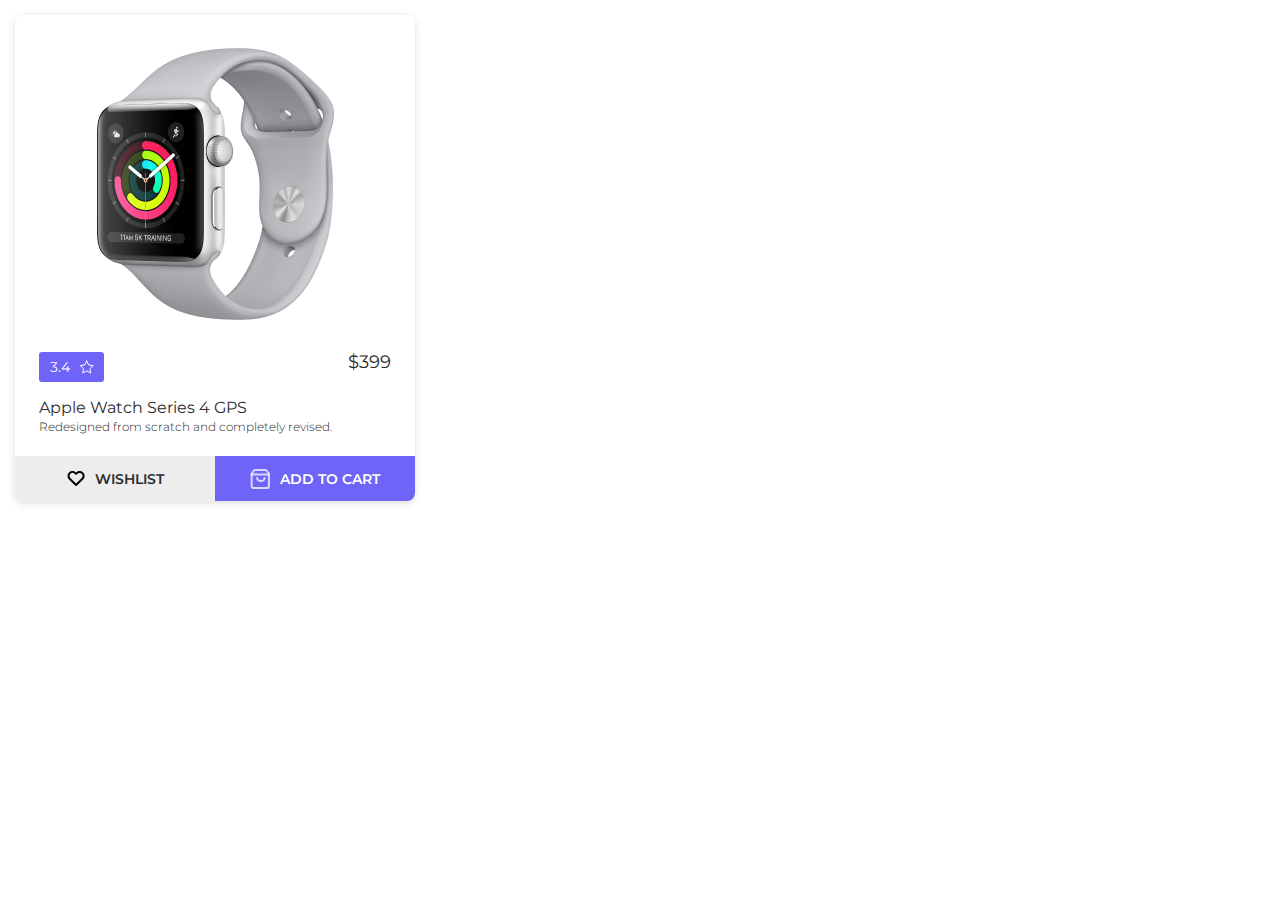
<file: src/module-1/card/index.html>
<!DOCTYPE html>
<html lang="en">
  <head>
    <meta charset="UTF-8" />
    <meta http-equiv="X-UA-Compatible" content="IE=edge" />
    <meta name="viewport" content="width=device-width, initial-scale=1.0" />
    <title>Card</title>
    <link rel="stylesheet" href="styles/index.css" />
  </head>
  <body>
    <div class="card">
      <div class="card__body">
        <div class="card__container">
          <img
            class="card__image"
            src="assets/apple-watch.png"
            alt="Apple Watch"
          />
        </div>
        <div class="card__bar">
          <div class="card__rating">
            <p class="card__text">3.4</p>
            <img class="card__icon" src="assets/star.svg" alt="star" />
          </div>
          <p class="card__price">$399</p>
        </div>
        <p class="card__title">Apple Watch Series 4 GPS</p>
        <p class="card__description">
          Redesigned from scratch and completely revised.
        </p>
      </div>
      <div class="card__footer">
        <button class="card__button card__button--light button">
          <img class="button__icon" src="assets/heart.svg" alt="heart" />
          <p class="button__text">wishlist</p>
        </button>
        <button class="card__button card__button--dark button">
          <img
            class="button__icon"
            src="assets/shopping-bag.svg"
            atl="shopping bag"
          />
          <p class="button__text">add to cart</p>
        </button>
      </div>
    </div>
  </body>
</html>
</file>
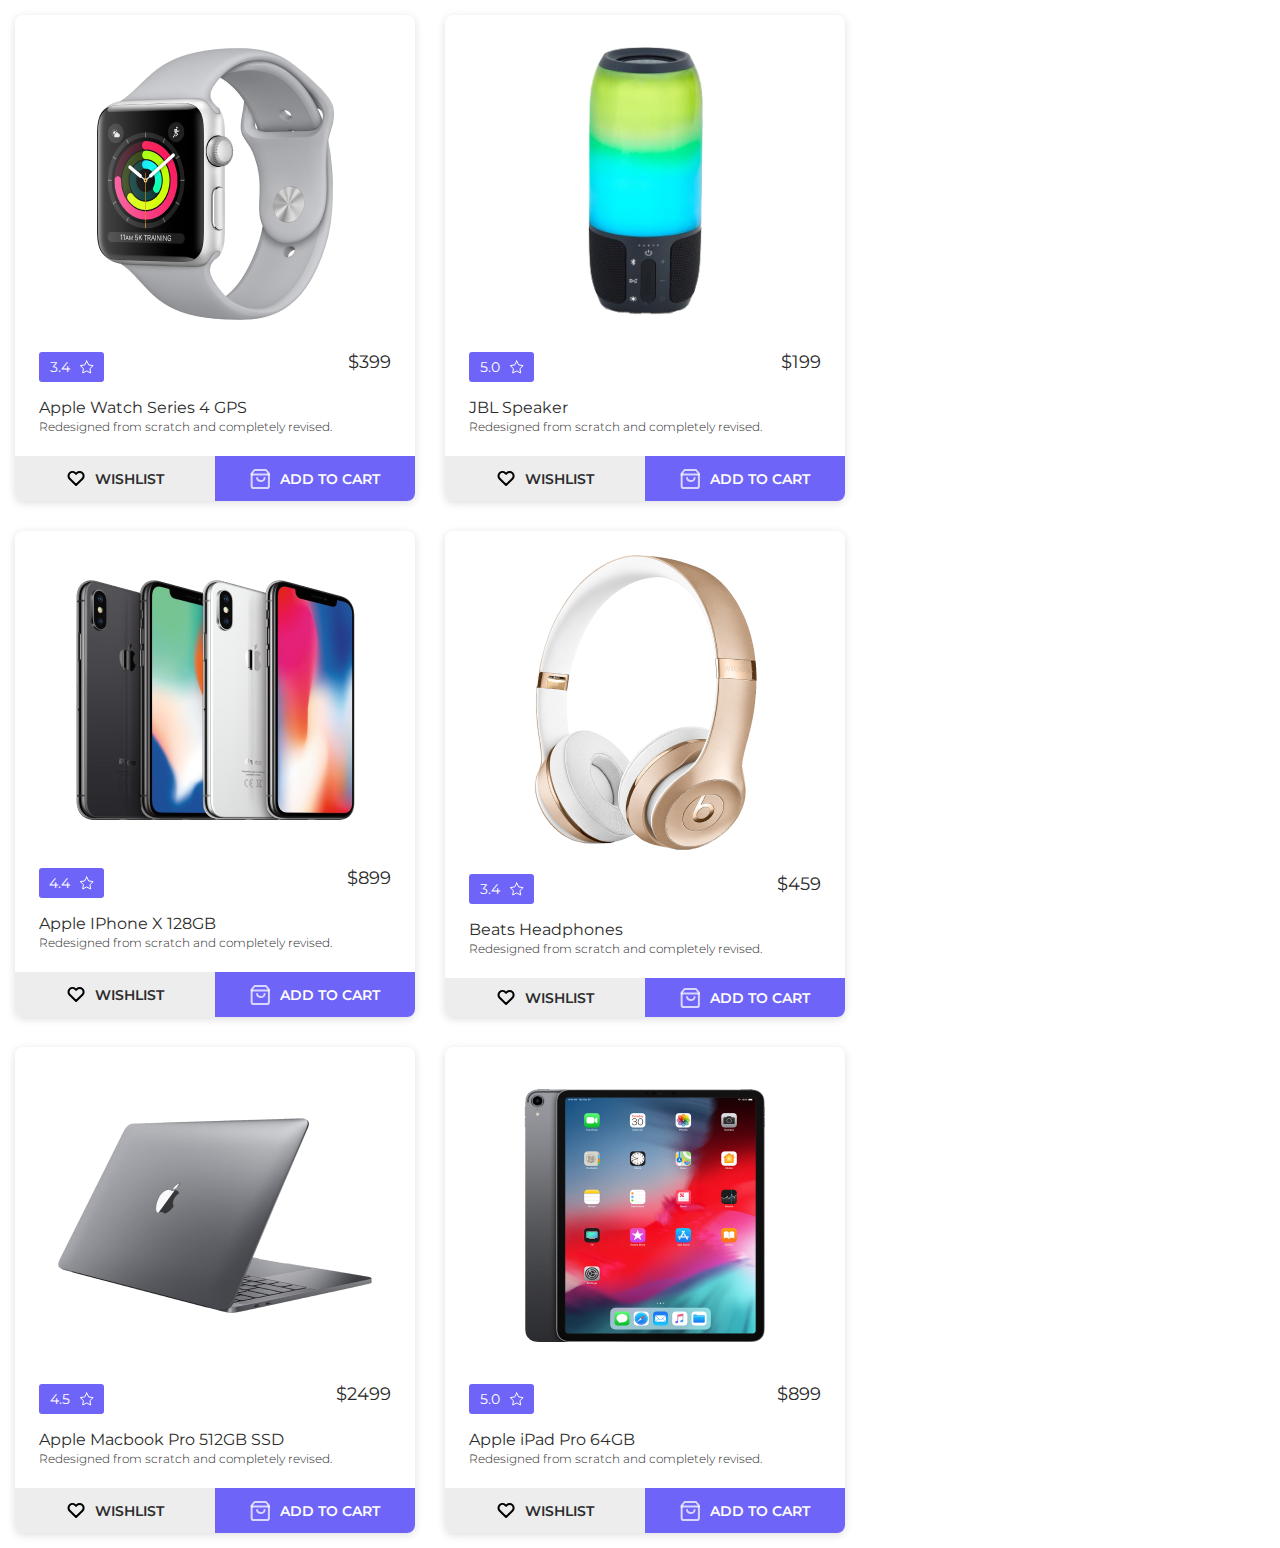
<file: src/module-1/cards-list-v1/index.html>
<!DOCTYPE html>
<html lang="en">
  <head>
    <meta charset="UTF-8" />
    <meta http-equiv="X-UA-Compatible" content="IE=edge" />
    <meta name="viewport" content="width=device-width, initial-scale=1.0" />
    <title>Card</title>
    <link rel="stylesheet" href="styles/index.css" />
  </head>
  <body>
    <div class="card-list">
      <div class="card">
        <div class="card__body">
          <div class="card__container">
            <img
              class="card__image"
              src="assets/apple-watch.png"
              alt="Apple Watch"
            />
          </div>
          <div class="card__bar">
            <div class="card__rating">
              <p class="card__text">3.4</p>
              <img class="card__icon" src="assets/star.svg" alt="star" />
            </div>
            <p class="card__price">$399</p>
          </div>
          <p class="card__title">Apple Watch Series 4 GPS</p>
          <p class="card__description">
            Redesigned from scratch and completely revised.
          </p>
        </div>
        <div class="card__footer">
          <button class="card__button card__button--light button">
            <img class="button__icon" src="assets/heart.svg" alt="heart" />
            <p class="button__text">wishlist</p>
          </button>
          <button class="card__button card__button--dark button">
            <img
              class="button__icon"
              src="assets/shopping-bag.svg"
              atl="shopping bag"
            />
            <p class="button__text">add to cart</p>
          </button>
        </div>
      </div>
      <div class="card">
        <div class="card__body">
          <div class="card__container">
            <img
              class="card__image"
              src="assets/jbl-speaker.png"
              alt="JBL Speaker"
            />
          </div>
          <div class="card__bar">
            <div class="card__rating">
              <p class="card__text">5.0</p>
              <img class="card__icon" src="assets/star.svg" alt="star" />
            </div>
            <p class="card__price">$199</p>
          </div>
          <p class="card__title">JBL Speaker</p>
          <p class="card__description">
            Redesigned from scratch and completely revised.
          </p>
        </div>
        <div class="card__footer">
          <button class="card__button card__button--light button">
            <img class="button__icon" src="assets/heart.svg" alt="heart" />
            <p class="button__text">wishlist</p>
          </button>
          <button class="card__button card__button--dark button">
            <img
              class="button__icon"
              src="assets/shopping-bag.svg"
              atl="shopping bag"
            />
            <p class="button__text">add to cart</p>
          </button>
        </div>
      </div>
      <div class="card">
        <div class="card__body">
          <div class="card__container">
            <img class="card__image" src="assets/iphone-x.png" alt="iPhone X" />
          </div>
          <div class="card__bar">
            <div class="card__rating">
              <p class="card__text">4.4</p>
              <img class="card__icon" src="assets/star.svg" alt="star" />
            </div>
            <p class="card__price">$899</p>
          </div>
          <p class="card__title">Apple IPhone X 128GB</p>
          <p class="card__description">
            Redesigned from scratch and completely revised.
          </p>
        </div>
        <div class="card__footer">
          <button class="card__button card__button--light button">
            <img class="button__icon" src="assets/heart.svg" alt="heart" />
            <p class="button__text">wishlist</p>
          </button>
          <button class="card__button card__button--dark button">
            <img
              class="button__icon"
              src="assets/shopping-bag.svg"
              atl="shopping bag"
            />
            <p class="button__text">add to cart</p>
          </button>
        </div>
      </div>
      <div class="card">
        <div class="card__body">
          <div class="card__container">
            <img
              class="card__image"
              src="assets/beats-headphones.png"
              alt="Beats Headphones"
            />
          </div>
          <div class="card__bar">
            <div class="card__rating">
              <p class="card__text">3.4</p>
              <img class="card__icon" src="assets/star.svg" alt="star" />
            </div>
            <p class="card__price">$459</p>
          </div>
          <p class="card__title">Beats Headphones</p>
          <p class="card__description">
            Redesigned from scratch and completely revised.
          </p>
        </div>
        <div class="card__footer">
          <button class="card__button card__button--light button">
            <img class="button__icon" src="assets/heart.svg" alt="heart" />
            <p class="button__text">wishlist</p>
          </button>
          <button class="card__button card__button--dark button">
            <img
              class="button__icon"
              src="assets/shopping-bag.svg"
              atl="shopping bag"
            />
            <p class="button__text">add to cart</p>
          </button>
        </div>
      </div>
      <div class="card">
        <div class="card__body">
          <div class="card__container">
            <img
              class="card__image"
              src="assets/macbook-pro.png"
              alt="Macbook Pro"
            />
          </div>
          <div class="card__bar">
            <div class="card__rating">
              <p class="card__text">4.5</p>
              <img class="card__icon" src="assets/star.svg" alt="star" />
            </div>
            <p class="card__price">$2499</p>
          </div>
          <p class="card__title">Apple Macbook Pro 512GB SSD</p>
          <p class="card__description">
            Redesigned from scratch and completely revised.
          </p>
        </div>
        <div class="card__footer">
          <button class="card__button card__button--light button">
            <img class="button__icon" src="assets/heart.svg" alt="heart" />
            <p class="button__text">wishlist</p>
          </button>
          <button class="card__button card__button--dark button">
            <img
              class="button__icon"
              src="assets/shopping-bag.svg"
              atl="shopping bag"
            />
            <p class="button__text">add to cart</p>
          </button>
        </div>
      </div>
      <div class="card">
        <div class="card__body">
          <div class="card__container">
            <img class="card__image" src="assets/ipad-pro.png" alt="iPad Pro" />
          </div>
          <div class="card__bar">
            <div class="card__rating">
              <p class="card__text">5.0</p>
              <img class="card__icon" src="assets/star.svg" alt="star" />
            </div>
            <p class="card__price">$899</p>
          </div>
          <p class="card__title">Apple iPad Pro 64GB</p>
          <p class="card__description">
            Redesigned from scratch and completely revised.
          </p>
        </div>
        <div class="card__footer">
          <button class="card__button card__button--light button">
            <img class="button__icon" src="assets/heart.svg" alt="heart" />
            <p class="button__text">wishlist</p>
          </button>
          <button class="card__button card__button--dark button">
            <img
              class="button__icon"
              src="assets/shopping-bag.svg"
              atl="shopping bag"
            />
            <p class="button__text">add to cart</p>
          </button>
        </div>
      </div>
    </div>
  </body>
</html>
</file>
<file: src/module-1/card/styles/index.css>
@import "variables.css";

@import "components/card.css";

* {
  box-sizing: border-box;
  padding: 0;
  margin: 0;
}

html {
  font-size: 10px;
}
</file>
<file: src/module-1/cards-list-v1/styles/index.css>
@import "variables.css";

@import "components/card.css";
@import "components/card-list.css";

* {
  box-sizing: border-box;
  padding: 0;
  margin: 0;
}

html {
  font-size: 10px;
}
</file>
